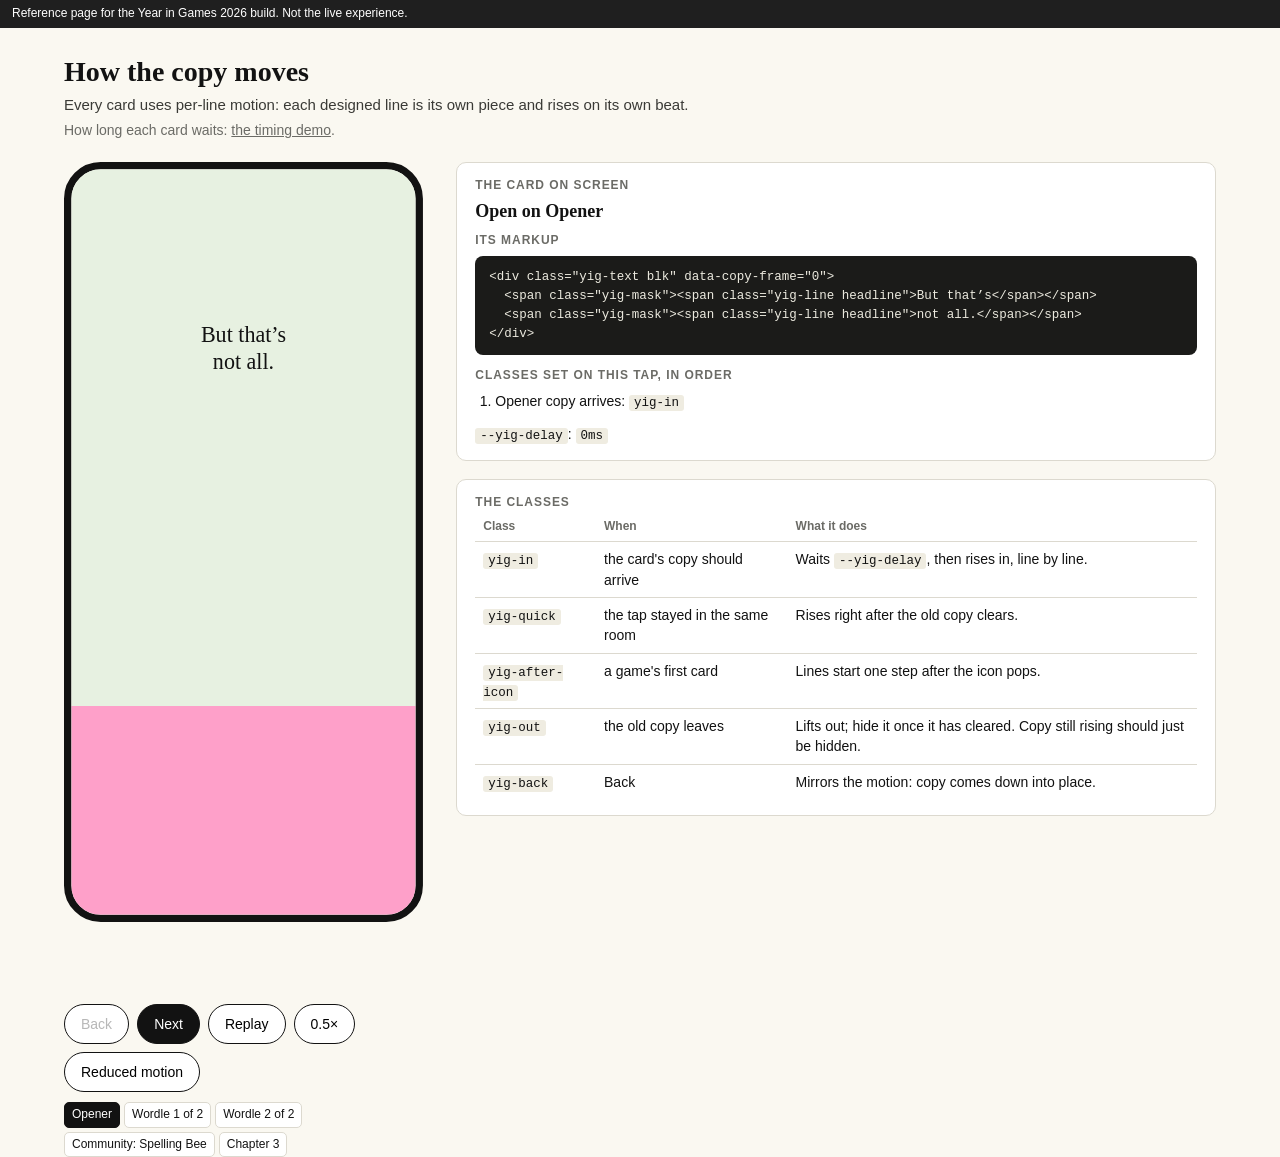
<file: repo-depot/YIG2026/rive/docs/reference/text-motion.html>
<!doctype html>
<html lang="en">
<head>
<meta charset="utf-8">
<meta name="viewport" content="width=device-width, initial-scale=1">
<title>Year in Games 2026: how the copy moves</title>
<link rel="icon" href="data:,">
<!-- The real text CSS and the real framing variables (--yig-copy-top, --yig-copy-side). Neither is copied here. Keep this
     page beside yig-text-motion.css, with example/ next to it. -->
<link rel="stylesheet" href="yig-text-motion.css">
<link rel="stylesheet" href="example/yig-framing.css">
<style>
  :root { --ink: #121212; --mute: #6b6b66; --line: #dcd9cf; --paper: #faf8f1; }
  * { box-sizing: border-box; }
  [hidden] { display: none !important; }
  body { margin: 0; background: var(--paper); color: var(--ink); font: 15px/1.45 -apple-system, "Helvetica Neue", Arial, sans-serif; }
  header, main, section { max-width: 1200px; margin: 0 auto; padding: 0 24px; }
  header { padding-top: 28px; }
  h1 { font: 600 28px/1.15 Georgia, "Times New Roman", serif; margin: 0 0 6px; }
  h2 { font: 600 12px/1 -apple-system, Arial, sans-serif; letter-spacing: .08em; text-transform: uppercase; color: var(--mute); margin: 0 0 10px; }
  .lede { margin: 0 0 4px; color: #3a3a36; }
  .lede a, .link a { color: inherit; }
  .link { margin: 0; color: var(--mute); font-size: 14px; }
  .cssnote { margin-top: 8px; padding: 8px 12px; background: #fbe3dc; border-radius: 6px; font-size: 13px; }
  main { display: grid; grid-template-columns: auto minmax(0, 1fr); gap: 32px; margin-top: 22px; align-items: start; }

  /* the stand-in phone: the design's 375 x 812 frame, a flat wall and floor, no Rive */
  .phone-wrap { width: calc(375px * var(--k, 1) + 16px); }
  .phone { width: 375px; height: 812px; border: 8px solid var(--ink); border-radius: 40px; position: relative; overflow: hidden;
    transform: scale(var(--k, 1)); transform-origin: 0 0; box-sizing: content-box; }
  .room { position: absolute; inset: 0; background: linear-gradient(var(--wall, #E7F1E1) 0 72%, var(--floor, #FEA0C9) 72% 100%);
    transition: --wall 1450ms cubic-bezier(.45, 0, .55, 1), --floor 1450ms cubic-bezier(.45, 0, .55, 1); }
  @property --wall { syntax: "<color>"; inherits: true; initial-value: #E7F1E1; }
  @property --floor { syntax: "<color>"; inherits: true; initial-value: #FEA0C9; }
  .stand-in-lockup { position: absolute; left: 50%; top: 470px; transform: translateX(-50%); padding: 8px 16px; border-radius: 999px;
    background: rgba(18, 18, 18, .75); color: #fff; font: 600 13px/1 -apple-system, Arial, sans-serif; }
  /* the copy column, placed as the design places it */
  .blk { position: absolute; top: var(--yig-copy-top); left: var(--yig-copy-side); right: var(--yig-copy-side); text-align: center; display: grid; justify-items: center; }
  .blk.after-icon-slot { top: calc(var(--yig-copy-top) + 71px); }   /* below the icon (50 x 49) and a 22 px gap */
  .headline { font: 500 24px / 1.2 "NYT Karnak", Georgia, serif; color: var(--yig-copy-ink, #121212); }
  .yig-icon img { width: 50px; height: auto; display: block; }
  .controls { display: flex; gap: 8px; margin-top: 14px; flex-wrap: wrap; }
  .controls button { padding: 9px 16px; border-radius: 999px; border: 1px solid var(--ink); background: #fff; font: inherit; font-size: 14px; cursor: pointer; }
  .controls button.primary { background: var(--ink); color: #fff; }
  .controls button[aria-pressed="true"] { background: var(--ink); color: #fff; }
  .cards { display: flex; gap: 4px; flex-wrap: wrap; margin-top: 10px; max-width: 420px; }
  .cards span { font-size: 12px; padding: 3px 7px; border: 1px solid var(--line); border-radius: 5px; background: #fff; }
  .cards span.now { background: var(--ink); color: #fff; border-color: var(--ink); }

  .panel { background: #fff; border: 1px solid var(--line); border-radius: 10px; padding: 16px 18px; margin-bottom: 18px; }
  .tap { font: 600 18px/1.2 Georgia, serif; margin: 0 0 12px; }
  pre { margin: 0 0 14px; background: #1b1b19; color: #eceadf; padding: 12px 14px; border-radius: 8px; overflow: auto; font: 12.5px/1.5 ui-monospace, Menlo, monospace; }
  ol.set { margin: 0 0 12px; padding-left: 20px; font-size: 14px; }
  ol.set li { margin-bottom: 4px; }
  ol.set code, .delay code, td code { font: 12.5px ui-monospace, Menlo, monospace; background: #efece1; padding: 1px 5px; border-radius: 3px; }
  .delay { margin: 0; font-size: 14px; }
  table { width: 100%; border-collapse: collapse; font-size: 14px; }
  th { text-align: left; font-weight: 600; color: var(--mute); font-size: 12px; padding: 0 8px 6px; }
  td { padding: 7px 8px; border-top: 1px solid var(--line); vertical-align: top; }
  section { padding-bottom: 48px; }
  @media (max-width: 900px) { main { grid-template-columns: 1fr; } }
  /* The reduced-motion toggle. A page can't switch the prefers-reduced-motion media query, so this mirrors that block of
     yig-text-motion.css under a page class: the same selectors and the same 200 ms fades, using the CSS's own keyframes. */
  body.reduced .yig-in .yig-line, body.reduced .yig-in .yig-pop, body.reduced .yig-in:not(:has(.yig-mask, .yig-pop)),
  body.reduced .yig-back.yig-in .yig-line, body.reduced .yig-back.yig-in:not(:has(.yig-mask, .yig-pop)) { animation-name: yig-fade-in; animation-duration: 200ms; }
  body.reduced .yig-out .yig-line, body.reduced .yig-out .yig-pop, body.reduced .yig-out:not(:has(.yig-mask, .yig-pop)),
  body.reduced .yig-back.yig-out .yig-line, body.reduced .yig-back.yig-out .yig-pop, body.reduced .yig-back.yig-out:not(:has(.yig-mask, .yig-pop)) { animation-name: yig-fade-out; animation-duration: 200ms; }
</style>
</head>
<body>
<p style="margin:0;padding:6px 12px;background:#1F1F1F;color:#FFF;font:500 12px/1.3 -apple-system, 'Helvetica Neue', Arial, sans-serif">Reference page for the Year in Games 2026 build. Not the live experience.</p>
<header>
  <h1>How the copy moves</h1>
  <p class="lede">Every card uses per-line motion: each designed line is its own piece and rises on its own beat.</p>
  <p class="link">How long each card waits: <a href="timing-demo.html">the timing demo</a>.</p>
  <div class="cssnote" id="cssnote" hidden>The text CSS wasn't found at <code>yig-text-motion.css</code>. Keep this page beside it.</div>
</header>

<main>
  <div class="phone-wrap">
    <div class="phone" id="phone">
      <div class="room" id="room"></div>
      <div class="stand-in-lockup" id="lockup" hidden></div>
      <div id="copy"></div>
    </div>
    <div class="controls">
      <button id="back">Back</button>
      <button id="next" class="primary">Next</button>
      <button id="replay">Replay</button>
      <button id="speed" aria-pressed="false">0.5×</button>
      <button id="reduced" aria-pressed="false">Reduced motion</button>
    </div>
    <div class="cards" id="cards"></div>
  </div>

  <div>
    <div class="panel">
      <h2>The card on screen</h2>
      <p class="tap" id="tap"></p>
      <h2>Its markup</h2>
      <pre id="markup"></pre>
      <h2>Classes set on this tap, in order</h2>
      <ol class="set" id="set"></ol>
      <p class="delay" id="delay"></p>
    </div>
    <div class="panel">
      <h2>The classes</h2>
      <table>
        <tr><th>Class</th><th>When</th><th>What it does</th></tr>
        <tr><td><code>yig-in</code></td><td>the card's copy should arrive</td><td>Waits <code>--yig-delay</code>, then rises in, line by line.</td></tr>
        <tr><td><code>yig-quick</code></td><td>the tap stayed in the same room</td><td>Rises right after the old copy clears.</td></tr>
        <tr><td><code>yig-after-icon</code></td><td>a game's first card</td><td>Lines start one step after the icon pops.</td></tr>
        <tr><td><code>yig-out</code></td><td>the old copy leaves</td><td>Lifts out; hide it once it has cleared. Copy still rising should just be hidden.</td></tr>
        <tr><td><code>yig-back</code></td><td>Back</td><td>Mirrors the motion: copy comes down into place.</td></tr>
      </table>
    </div>
  </div>
</main>

<script>
// ---- the cards: one room each, except the two Wordle cards, which share one. Each line of `lines` is a designed line.
const CARDS = [
  { label: "Opener", room: "opener", wall: "#E7F1E1", lines: ["But that’s", "not all."] },
  { label: "Wordle 1 of 2", room: "wordle", wall: "#C3E2C0", icon: "wordle", lockup: true, lines: ["You solved", "212 Wordles", "this year."] },
  { label: "Wordle 2 of 2", room: "wordle", wall: "#C3E2C0", icon: "wordle", lines: ["Your best streak", "was 41 days."] },
  { label: "Community: Spelling Bee", room: "spelling-bee", wall: "#FFFDEF", icon: "spelling-bee", community: true, lines: ["Together, players", "found 3 million", "pangrams."] },
  { label: "Chapter 3", room: "chapter-3", wall: "#E1DBF5", floor: "#05CE7C", lines: ["There’s plenty more", "to celebrate, too."] },
];
const ICON_FILE = { wordle: "wordle-icon.svg", "spelling-bee": "spelling-bee-icon.svg" };
const PAN_MS = 1650;   // a room that comes back: when the pan ends
let speed = 1;

// A time from yig-text-motion.css, in ms (the same helper as yig-integration.js); the stylesheet's own value if it is missing.
function cssMs(name, fallback) {
  const v = getComputedStyle(document.documentElement).getPropertyValue(name).trim();
  const ms = v.endsWith("ms") ? parseFloat(v) : parseFloat(v) * 1000;
  if (!Number.isFinite(ms)) { document.getElementById("cssnote").hidden = false; return fallback; }
  return ms;
}
const clearMs = () => cssMs("--yig-clear", 340);

// ---- the copy blocks: one .yig-text per card, one .yig-icon per game, all hidden until shown
const esc = (s) => s.replace(/[&<>]/g, (c) => ({ "&": "&amp;", "<": "&lt;", ">": "&gt;" })[c]);
function cardHtml(c, i) {
  const lines = c.lines.map((l) => `  <span class="yig-mask"><span class="yig-line headline">${esc(l)}</span></span>`).join("\n");
  return `<div class="yig-text blk${c.icon ? " after-icon-slot" : ""}" data-copy-frame="${i}" hidden>\n${lines}\n</div>`;
}
const iconHtml = (g) => `<div class="yig-icon blk" data-icon-game="${g}" hidden><span class="yig-pop"><img src="example/assets/icons/${ICON_FILE[g]}" alt=""></span></div>`;
document.getElementById("copy").innerHTML = [...new Set(CARDS.map((c) => c.icon).filter(Boolean))].map(iconHtml).join("") + CARDS.map(cardHtml).join("");
const name = (el) => el.classList.contains("yig-icon") ? `the ${el.dataset.iconGame} icon` : `${CARDS[el.dataset.copyFrame].label} copy`;

// ---- the copy logic: showCopy, leave and enter mirror yig-integration.js line for line; `note` only records each class change for
// the panel, and timers are divided by the speed so the 0.5x view stays in step. The decision of the wait in move() mirrors its move().
let notes = [];
const note = (el, what, classes) => notes.push({ el, who: name(el), what, classes,
  target: el.classList.contains("yig-icon") ? `[data-icon-game="${el.dataset.iconGame}"]` : `[data-copy-frame="${el.dataset.copyFrame}"]` });

function showCopy(n, { changed, delay, back = false }) {
  const visible = [...document.querySelectorAll(".yig-text:not([hidden]), .yig-icon:not([hidden])")];
  visible.filter((el) => changed || !el.classList.contains("yig-icon")).forEach((el) => leave(el, back));
  const next = document.querySelector(`[data-copy-frame="${n}"]`);
  const icon = CARDS[n].icon && document.querySelector(`[data-icon-game="${CARDS[n].icon}"]`);
  const iconStays = !changed && icon && !icon.hidden;
  if (iconStays) note(icon, "stays", []);
  if (delay === null && changed) delay = clearMs();
  if (icon && !iconStays) enter(icon, { delay, back });
  if (next) enter(next, delay === null ? { quick: true, back } : { delay, afterIcon: !!icon && !iconStays, back });
  return delay;
}

function leave(el, back = false) {
  const settled = el.getAnimations({ subtree: true }).every((a) => a.playState === "finished");
  if (settled) {
    el.classList.toggle("yig-back", back);
    el.classList.add("yig-out");
    note(el, "leaves", [...(back ? ["yig-back"] : []), "yig-out"]);
    setTimeout(() => { el.hidden = true; }, clearMs() / speed);
  } else {
    el.hidden = true;
    note(el, "hidden at once (it was still rising)", []);
  }
}

function enter(el, { quick = false, delay = null, afterIcon = false, back = false } = {}) {
  el.classList.remove("yig-in", "yig-out");
  el.classList.toggle("yig-quick", quick);
  el.classList.toggle("yig-after-icon", afterIcon);
  el.classList.toggle("yig-back", back);
  if (delay === null) el.style.removeProperty("--yig-delay");
  else el.style.setProperty("--yig-delay", `${delay}ms`);
  el.hidden = false;
  void el.offsetWidth;
  el.classList.add("yig-in");
  note(el, "arrives", [...(quick ? ["yig-quick"] : []), ...(afterIcon ? ["yig-after-icon"] : []), ...(back ? ["yig-back"] : []), "yig-in"]);
}

// ---- moves: the wait is decided as yig-integration.js decides it (a new room: the first-visit time, or the lockup's on a game's
// first card; a room that comes back: the end of the pan; the same room: right after the old copy clears)
let frame = 0, visited = new Set([CARDS[0].room]), copyFrom = {}, lockupTimer = 0, last = null;

function move(step, replay = false) {
  const target = frame + step;
  if (target < 0 || target >= CARDS.length) return;
  if (!replay) last = { from: frame, step, visited: new Set(visited), copyFrom: { ...copyFrom } };
  const from = CARDS[frame], to = CARDS[target];
  const roomChange = to.room !== from.room;
  const now = performance.now();
  const firstVisit = roomChange && step > 0 && !visited.has(to.room);
  frame = target;
  if (firstVisit) {
    visited.add(to.room);
    copyFrom[to.room] = now + (to.lockup && !to.community ? cssMs("--yig-lockup", 3200) : cssMs("--yig-first-visit", 2000));
  }
  const settleLeft = Math.max(0, (copyFrom[to.room] ?? 0) - now);
  let delay;
  if (!roomChange) delay = settleLeft > 0 ? settleLeft : null;
  else if (firstVisit) delay = copyFrom[to.room] - now;
  else delay = Math.max(PAN_MS, settleLeft);
  if (roomChange) room(to, firstVisit && to.lockup);
  notes = [];
  const used = showCopy(target, { changed: roomChange || to.icon !== from.icon, delay, back: step < 0 });
  panel(`${step > 0 ? "Next" : "Back"} to ${to.label}`, used);
}

// the stand-in room: its colours crossfade, and a game's first visit shows a stand-in lockup until the copy may arrive
function room(card, lockup) {
  const r = document.getElementById("room");
  r.style.setProperty("--wall", card.wall);
  r.style.setProperty("--floor", card.floor || "#FEA0C9");
  const lk = document.getElementById("lockup");
  clearTimeout(lockupTimer);
  lk.hidden = !lockup;
  if (lockup) { lk.textContent = "Lockup"; lockupTimer = setTimeout(() => { lk.hidden = true; }, cssMs("--yig-lockup", 3200) / speed); }
}

// Replay: put the card before the last tap back on screen, settled, and play the same tap again
function replay() {
  if (!last) return restart();
  document.querySelectorAll(".yig-text, .yig-icon").forEach((el) => { el.hidden = true; el.className = el.className.replace(/\byig-(in|out|quick|after-icon|back)\b/g, "").trim(); });
  frame = last.from; visited = new Set(last.visited); copyFrom = { ...last.copyFrom };
  const c = CARDS[frame];
  room(c, false);
  settledOn(frame);
  move(last.step, true);
}
function settledOn(n) {
  const els = [document.querySelector(`[data-copy-frame="${n}"]`), CARDS[n].icon && document.querySelector(`[data-icon-game="${CARDS[n].icon}"]`)].filter(Boolean);
  for (const el of els) { el.style.setProperty("--yig-delay", "0ms"); el.hidden = false; el.classList.add("yig-in"); el.getAnimations({ subtree: true }).forEach((a) => a.finish()); }
}
function restart() {
  document.querySelectorAll(".yig-text, .yig-icon").forEach((el) => { el.hidden = true; el.classList.remove("yig-in", "yig-out", "yig-quick", "yig-after-icon", "yig-back"); });
  frame = 0; visited = new Set([CARDS[0].room]); copyFrom = {}; last = null;
  room(CARDS[0], false);
  notes = [];
  const used = showCopy(0, { changed: true, delay: 0 });
  panel(`Open on ${CARDS[0].label}`, used);
}

// ---- the panel: the card's markup, the classes set on this tap, in order, and the --yig-delay used
function panel(title, used) {
  document.getElementById("tap").textContent = title;
  const c = CARDS[frame];
  document.getElementById("markup").textContent = (c.icon ? iconHtml(c.icon).replace(" hidden", "") + "\n" : "") + cardHtml(c, frame).replace(" hidden", "");
  document.getElementById("set").innerHTML = notes.map((n, i) =>
    `<li data-row="${i}" data-target='${n.target}' data-classes="${n.classes.join(" ")}">${esc(n.who)} ${esc(n.what)}${n.classes.length ? ": " + n.classes.map((k) => `<code>${k}</code>`).join(", then ") : ""}</li>`).join("");
  const copyEl = document.querySelector(`[data-copy-frame="${frame}"]`);
  document.getElementById("delay").innerHTML = copyEl.classList.contains("yig-quick")
    ? "<code>--yig-delay</code>: not set; <code>yig-quick</code> waits for the old copy to clear"
    : `<code>--yig-delay</code>: <code>${Math.round(used)}ms</code>`;
  document.getElementById("cards").innerHTML = CARDS.map((k, i) => `<span class="${i === frame ? "now" : ""}">${esc(k.label)}</span>`).join("");
  document.getElementById("back").disabled = frame === 0;
  document.getElementById("next").disabled = frame === CARDS.length - 1;
}

// ---- 0.5x: every animation on the page plays at the chosen rate, and the timers above are divided by it
(function rate() { for (const a of document.getAnimations()) if (a.playbackRate !== speed) a.playbackRate = speed; requestAnimationFrame(rate); })();
function fit() { document.documentElement.style.setProperty("--k", Math.min(1, (innerHeight - 140) / 828).toFixed(3)); }
addEventListener("resize", fit); fit();

document.getElementById("next").onclick = () => move(1);
document.getElementById("back").onclick = () => move(-1);
document.getElementById("replay").onclick = replay;
document.getElementById("speed").onclick = (e) => { speed = speed === 1 ? 0.5 : 1; e.currentTarget.setAttribute("aria-pressed", String(speed !== 1)); };
document.getElementById("reduced").onclick = (e) => { const on = document.body.classList.toggle("reduced"); e.currentTarget.setAttribute("aria-pressed", String(on)); };
addEventListener("keydown", (e) => { if (e.key === "ArrowRight") move(1); if (e.key === "ArrowLeft") move(-1); });
restart();
</script>
</body>
</html>
</file>
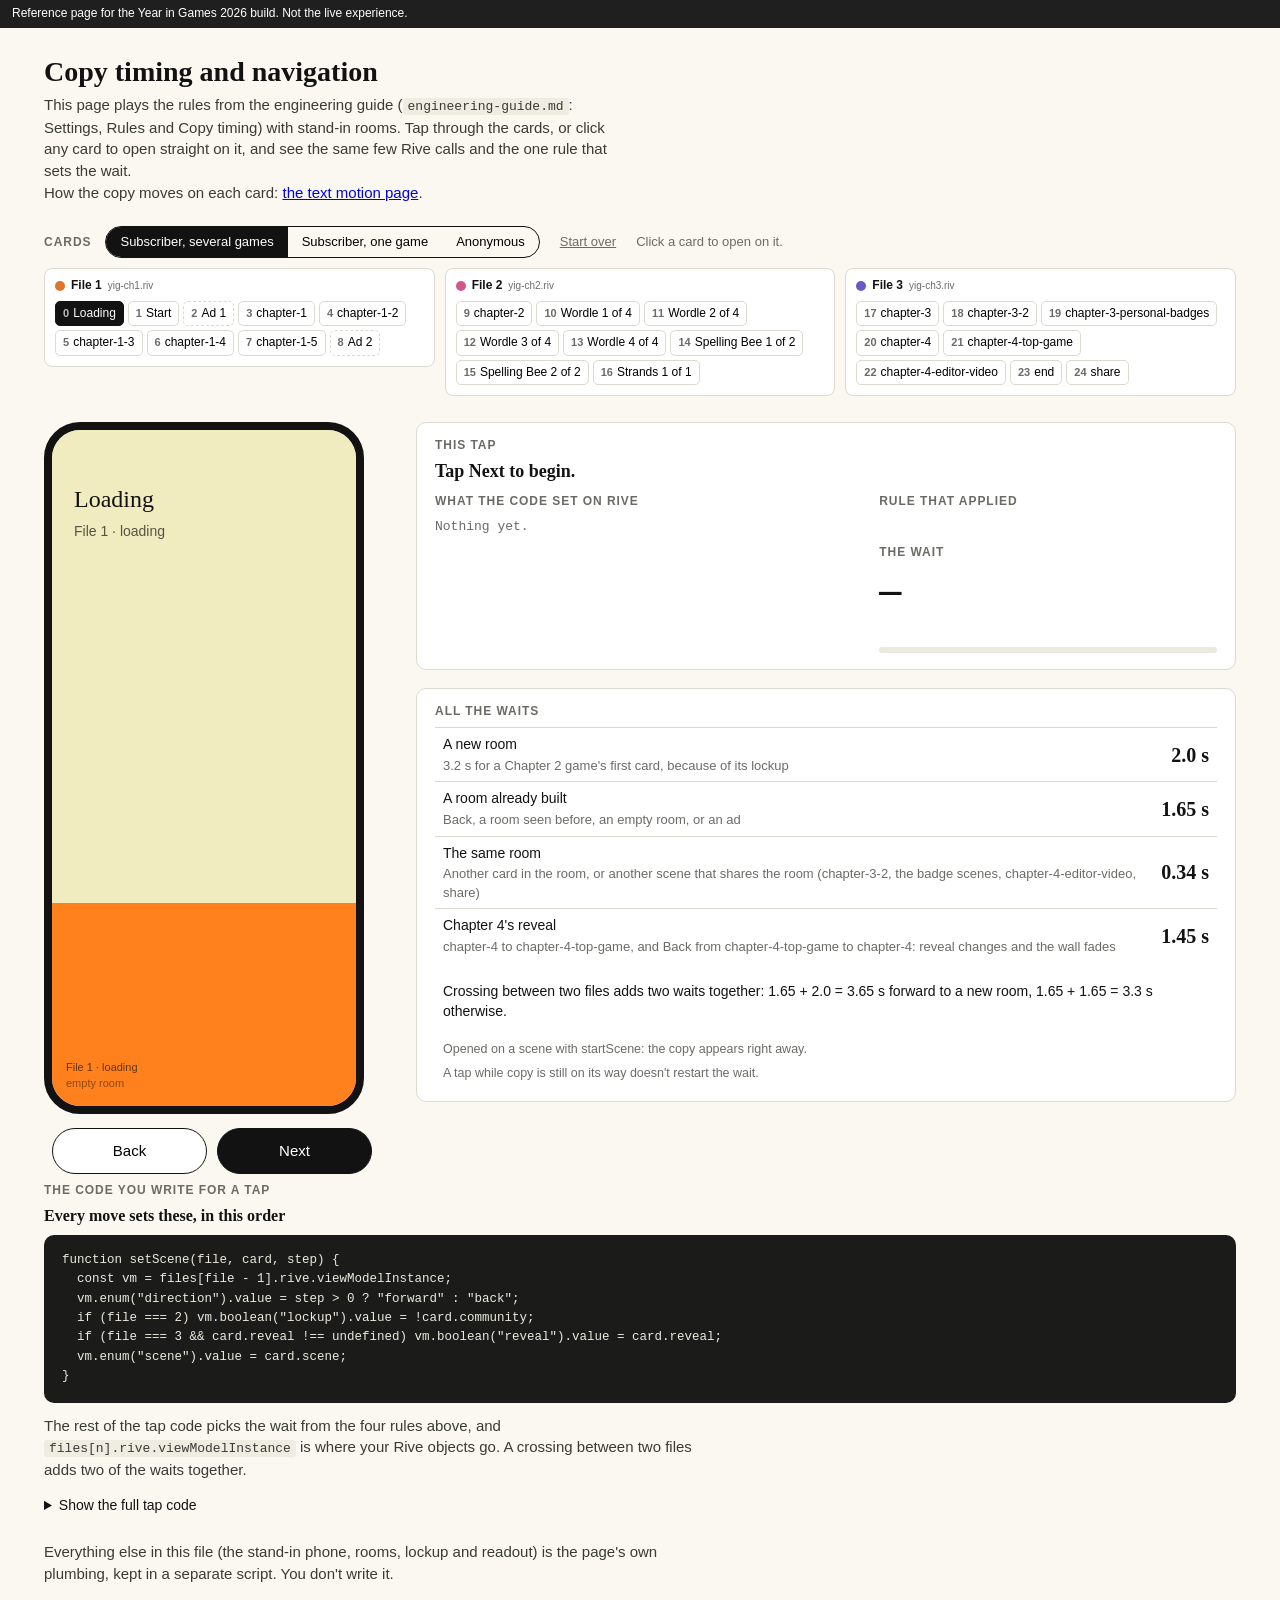
<file: repo-depot/YIG2026/rive/docs/reference/timing-demo.html>
<!doctype html>
<html lang="en">
<head>
<meta charset="utf-8">
<meta name="viewport" content="width=device-width, initial-scale=1">
<title>Year in Games 2026: copy timing and navigation</title>
<link rel="icon" href="data:,">
<!-- The real text CSS. Its two first-visit times are read from here, not copied. Keep this page beside yig-text-motion.css. -->
<link rel="stylesheet" href="yig-text-motion.css">
<style>
  :root { --ink: #121212; --mute: #6b6b66; --line: #dcd9cf; --paper: #faf8f1; --f1: #e0742a; --f2: #d0568c; --f3: #6c58c4; }
  * { box-sizing: border-box; }
  body { margin: 0; background: var(--paper); color: var(--ink); font: 15px/1.45 -apple-system, "Helvetica Neue", Arial, sans-serif; }
  [hidden] { display: none !important; }
  header.top, section, main { max-width: 1240px; margin: 0 auto; padding: 0 24px; }
  header.top { padding-top: 28px; }
  h1 { font: 600 28px/1.15 Georgia, "Times New Roman", serif; margin: 0 0 6px; }
  h2 { font: 600 12px/1 -apple-system, Arial, sans-serif; letter-spacing: .08em; text-transform: uppercase; color: var(--mute); margin: 0 0 10px; }
  .lede { margin: 0; color: #3a3a36; max-width: 70ch; }
  .lede code, p code { font-size: 13px; background: #efece1; padding: 1px 5px; border-radius: 3px; }
  .cssnote { margin-top: 8px; padding: 8px 12px; background: #fbe3dc; border-radius: 6px; font-size: 13px; }

  /* the cards strip */
  .stripbar { display: flex; align-items: center; gap: 14px; flex-wrap: wrap; margin: 22px 0 10px; }
  .seg { display: inline-flex; border: 1px solid var(--ink); border-radius: 999px; overflow: hidden; }
  .seg button { border: 0; background: transparent; padding: 6px 14px; font: inherit; font-size: 13px; cursor: pointer; }
  .seg button[aria-pressed="true"] { background: var(--ink); color: #fff; }
  .link { border: 0; background: none; font: inherit; font-size: 13px; text-decoration: underline; cursor: pointer; color: var(--mute); }
  .hint { color: var(--mute); font-size: 13px; }
  .strip { display: grid; grid-template-columns: repeat(3, minmax(0, auto)); gap: 10px; align-items: start; justify-content: start; }
  .file { border: 1px solid var(--line); border-radius: 8px; padding: 8px 10px 10px; background: #fff; }
  .file h3 { margin: 0 0 6px; font-size: 12px; font-weight: 600; display: flex; align-items: center; gap: 6px; }
  .file h3 i { width: 10px; height: 10px; border-radius: 50%; display: inline-block; }
  .file h3 small { font-weight: 400; color: var(--mute); }
  .chips { display: flex; flex-wrap: wrap; gap: 4px; max-width: 460px; }
  .chip { border: 1px solid var(--line); background: #fff; border-radius: 5px; padding: 3px 7px; font: inherit; font-size: 12px; cursor: pointer; white-space: nowrap; }
  .chip b { font-weight: 600; color: var(--mute); margin-right: 4px; font-size: 11px; }
  .chip.ad { border-style: dashed; }
  .chip.seen { background: #efece1; }
  .chip.now { background: var(--ink); color: #fff; border-color: var(--ink); }
  .chip.now b { color: #bbb; }
  .chip:hover { border-color: var(--ink); }

  /* demo layout */
  main { display: grid; grid-template-columns: 340px minmax(0, 1fr); gap: 32px; margin-top: 26px; }
  .phone { width: 320px; height: 692px; border: 8px solid var(--ink); border-radius: 36px; position: relative; overflow: hidden; background: #ccc; }
  .backdrop { position: absolute; inset: 0; --wall: #F1ECC0; --floor: #FF811E; background: linear-gradient(var(--wall) 0 70%, var(--floor) 70% 100%);
    transition: --wall 1450ms cubic-bezier(.45,0,.55,1), --floor 1450ms cubic-bezier(.45,0,.55,1); }
  @property --wall { syntax: "<color>"; inherits: true; initial-value: #F1ECC0; }
  @property --floor { syntax: "<color>"; inherits: true; initial-value: #FF811E; }
  .rooms { position: absolute; inset: 0; }
  .room { position: absolute; inset: 0; will-change: transform; }
  .room .ball { position: absolute; left: 50%; top: 66%; width: 34px; height: 34px; margin-left: -17px; border-radius: 50%; background: #d8261d; }
  .room .prop { position: absolute; left: 50%; top: 52%; width: 120px; height: 14px; margin-left: -60px; background: rgba(0,0,0,.18); border-radius: 3px; }
  .room.picture .ball, .room.picture .prop { display: none; }
  .room .tag { position: absolute; left: 14px; bottom: 14px; font-size: 11px; color: rgba(0,0,0,.6); }
  .room .tag em { font-style: normal; display: block; color: rgba(0,0,0,.45); }
  .lockup { position: absolute; left: 50%; top: 330px; transform: translateX(-50%); background: var(--ink); color: #fff; padding: 10px 18px; border-radius: 999px; font-size: 14px; white-space: nowrap; }
  .copy { position: absolute; top: 56px; left: 22px; right: 22px; font-size: 24px; line-height: 1.15; font-family: Georgia, serif; }
  .copy .yig-line.sub { font: 14px/1.3 -apple-system, Arial, sans-serif; margin-top: 6px; color: rgba(0,0,0,.65); }
  .yig-icon { margin-bottom: 10px; }
  .yig-icon .yig-pop { width: 34px; height: 34px; border-radius: 50%; background: var(--ink); color: #fff; display: grid; place-items: center; font: 600 14px/1 Arial, sans-serif; }
  .controls { display: flex; gap: 10px; margin: 14px 0 0 8px; width: 320px; }
  .controls button { flex: 1; padding: 11px 0; border-radius: 999px; border: 1px solid var(--ink); background: #fff; font: inherit; cursor: pointer; }
  .controls button.next { background: var(--ink); color: #fff; }
  .controls button:active { transform: translateY(1px); }

  /* readout */
  .panel { background: #fff; border: 1px solid var(--line); border-radius: 10px; padding: 16px 18px; margin-bottom: 18px; }
  .tapline { font: 600 18px/1.2 Georgia, serif; margin: 0 0 12px; }
  .cols { display: grid; grid-template-columns: minmax(0, 1.25fr) minmax(0, 1fr); gap: 22px; }
  ol.calls { list-style: none; margin: 0; padding: 0; font: 13px/1.6 ui-monospace, Menlo, monospace; }
  ol.calls li .f { display: inline-block; min-width: 58px; margin-right: 4px; color: var(--mute); }
  ol.calls li .t { color: var(--mute); margin-left: 6px; }
  ol.calls li.dim { color: var(--mute); }
  ol.calls li.pending { color: var(--mute); font-style: italic; }
  ol.calls li.note { font-family: inherit; color: var(--mute); }
  .rule { margin: 0 0 8px; }
  .wait { font: 600 44px/1 Georgia, serif; margin: 2px 0 10px; }
  .wait small { font: 14px -apple-system, Arial, sans-serif; color: var(--mute); }
  .timer { font-size: 13px; color: #3a3a36; }
  .bar { height: 6px; background: #ece9de; border-radius: 3px; margin-top: 6px; overflow: hidden; }
  .bar i { display: block; height: 100%; width: 0; background: var(--ink); }
  .bar.done i { background: #2b9a54; }
  .held { color: #a8480d; font-size: 13px; margin: 6px 0 0; }

  table.waits { width: 100%; border-collapse: collapse; font-size: 14px; }
  table.waits td { padding: 6px 8px; border-top: 1px solid var(--line); }
  table.waits td.n { text-align: right; font-variant-numeric: tabular-nums; white-space: nowrap; font-weight: 600; }
  table.waits td.n { font: 600 20px/1 Georgia, serif; }
  table.waits td small { display: block; color: var(--mute); font-size: 13px; margin-top: 2px; }
  table.waits tr.hit td, .hit { background: #fff1b8; }
  .crossing { margin: 12px 0 0; padding: 6px 8px; font-size: 14px; }
  ul.notes { margin: 10px 0 0; padding: 0; list-style: none; font-size: 12.5px; color: var(--mute); }
  ul.notes li { padding: 3px 8px; }
  details { margin-top: 14px; }
  summary { cursor: pointer; font-size: 14px; margin-bottom: 10px; }
  .code h3 { font: 600 16px/1.2 Georgia, serif; margin: 0 0 10px; }

  section.code { margin-top: 10px; padding-bottom: 60px; }
  section.code p { color: #3a3a36; max-width: 80ch; margin: 0 0 10px; }
  pre { background: #1b1b19; color: #eceadf; padding: 16px 18px; border-radius: 10px; overflow: auto; font: 12.5px/1.55 ui-monospace, Menlo, monospace; margin: 0; }
  @media (max-width: 900px) { main { grid-template-columns: 1fr; } .cols { grid-template-columns: 1fr; } .strip { grid-template-columns: 1fr; } }
</style>
</head>
<body>
<p style="margin:0;padding:6px 12px;background:#1F1F1F;color:#FFF;font:500 12px/1.3 -apple-system, 'Helvetica Neue', Arial, sans-serif">Reference page for the Year in Games 2026 build. Not the live experience.</p>

<header class="top">
  <h1>Copy timing and navigation</h1>
  <p class="lede">This page plays the rules from the engineering guide (<code>engineering-guide.md</code>: Settings, Rules and Copy timing) with stand-in rooms. Tap through the cards, or click any card to open straight on it, and see the same few Rive calls and the one rule that sets the wait.</p>
  <p class="lede">How the copy moves on each card: <a href="text-motion.html">the text motion page</a>.</p>
  <div class="cssnote" id="cssnote" hidden>The text CSS wasn't found at <code>yig-text-motion.css</code>. Keep this page beside it.</div>

  <div class="stripbar">
    <h2 style="margin:0">Cards</h2>
    <div class="seg" id="players" role="group" aria-label="Player">
      <button data-player="several" aria-pressed="true">Subscriber, several games</button>
      <button data-player="one" aria-pressed="false">Subscriber, one game</button>
      <button data-player="anon" aria-pressed="false">Anonymous</button>
    </div>
    <button class="link" id="restart">Start over</button>
    <span class="hint">Click a card to open on it.</span>
  </div>
  <div class="strip" id="strip"></div>
</header>

<main>
  <div>
    <div class="phone" id="phone">
      <div class="backdrop" id="backdrop"></div>
      <div class="rooms" id="rooms"></div>
      <div class="lockup" id="lockup" hidden></div>
      <div class="copy" id="copy"></div>
    </div>
    <div class="controls">
      <button id="back">Back</button>
      <button id="next" class="next">Next</button>
    </div>
  </div>

  <div>
    <div class="panel" id="readout">
      <h2>This tap</h2>
      <p class="tapline" id="tapline">Tap Next to begin.</p>
      <div class="cols">
        <div>
          <h2>What the code set on Rive</h2>
          <ol class="calls" id="calls"><li class="note">Nothing yet.</li></ol>
        </div>
        <div>
          <h2>Rule that applied</h2>
          <p class="rule" id="rule">&nbsp;</p>
          <h2>The wait</h2>
          <div class="wait" id="wait" data-ms="">&ndash;</div>
          <div class="timer" id="timer">&nbsp;</div>
          <div class="bar" id="bar"><i></i></div>
          <p class="held" id="held" hidden></p>
        </div>
      </div>
    </div>

    <div class="panel">
      <h2>All the waits</h2>
      <table class="waits" id="waits"></table>
      <p class="crossing" id="crossing" data-key="crossing"></p>
      <ul class="notes">
        <li data-key="note-start">Opened on a scene with startScene: the copy appears right away.</li>
        <li data-key="note-settle">A tap while copy is still on its way doesn't restart the wait.</li>
      </ul>
    </div>
  </div>
</main>

<section class="code">
  <h2>The code you write for a tap</h2>
  <h3>Every move sets these, in this order</h3>
  <pre id="setscene"></pre>
  <p style="margin-top:12px">The rest of the tap code picks the wait from the four rules above, and <code>files[n].rive.viewModelInstance</code> is where your Rive objects go. A crossing between two files adds two of the waits together.</p>
  <details>
    <summary>Show the full tap code</summary>
    <pre id="yourcode"></pre>
  </details>
  <p style="margin-top:16px">Everything else in this file (the stand-in phone, rooms, lockup and readout) is the page's own plumbing, kept in a separate script. You don't write it.</p>
</section>

<!-- ============================================================================================================
     Page plumbing, not part of what you write: the stand-in rooms and Rive, the copy layer, the readout, the strip.

     Stand-in for reference/yig-integration.js: that file is an ES module that imports the Rive runtime, so it can't run
     from a double-click, and its decisions are mixed in with Rive objects. The tap code below mirrors the decisions in its
     move() function (landing, two-move crossings, first visit, the copy delay) and calls the same properties in the guide's order.
     ============================================================================================================ -->
<script id="plumbing">
// ---- shared state the tap code reads and writes
let cards = [], frame = 0, files = [], player = "several";
let seenAds = new Set(), visited = new Set(), copyFrom = {}, pan = { dir: 0, endsAt: 0 };
let heldTimer = 0, swapTimer = 0, hopTimer = 0, hopRun = null, hopNext = null;

const GAME_ORDER = ["wordle", "connections", "spelling-bee", "mini", "midi", "crossword", "strands"];
const COMMUNITY_GAMES = ["wordle", "connections", "spelling-bee", "mini", "strands"];
const NAMES = { wordle: "Wordle", connections: "Connections", "spelling-bee": "Spelling Bee", mini: "The Mini", midi: "The Midi", crossword: "The Crossword", strands: "Strands" };

// A time from yig-text-motion.css, in ms. Returns the stylesheet's own value if the file is missing, and says so on the page.
function cssMs(name) {
  const v = getComputedStyle(document.documentElement).getPropertyValue(name).trim();
  const ms = v.endsWith("ms") ? parseFloat(v) : parseFloat(v) * 1000;
  if (!Number.isFinite(ms)) { document.getElementById("cssnote").hidden = false; return { "--yig-first-visit": 2000, "--yig-lockup": 3200, "--yig-clear": 340 }[name]; }
  return ms;
}
const secs = (ms) => (ms / 1000).toFixed(2).replace(/0$/, "");

// ---- card lists, from the guide's Scenes table: several games, one game, and the anonymous list
function buildCards(kind) {
  const c = [];
  const add = (file, scene, label, extra = {}) => c.push({ file, scene, label, ...extra });
  add(1, "loading", "Loading"); add(1, "start", "Start"); add(1, "ad", "Ad 1", { ad: true });
  for (const scene of ["chapter-1", "chapter-1-2", "chapter-1-3", "chapter-1-4", "chapter-1-5"]) add(1, scene, scene);
  add(1, "ad", "Ad 2", { ad: true });
  add(2, "chapter-2", "chapter-2");
  const community = (own) => GAME_ORDER.filter((g) => COMMUNITY_GAMES.includes(g) && g !== own);
  const games = (g, n) => { for (let i = 1; i <= n; i++) add(2, g, `${NAMES[g]} ${i} of ${n}`, { icon: g }); };
  const comm = (g) => add(2, g, `${NAMES[g]} (community)`, { community: true, icon: g });
  let top = "wordle";
  if (kind === "several") { games("wordle", 4); games("spelling-bee", 2); games("strands", 1); }
  if (kind === "one") { games("connections", 5); add(2, "chapter-2-community-intro", "chapter-2-community-intro"); community("connections").forEach(comm); top = "connections"; }
  if (kind === "anon") { community("wordle").forEach(comm); add(2, "to-chapter-3", "Ad 3", { ad: true }); }
  add(3, "chapter-3", "chapter-3"); add(3, "chapter-3-2", "chapter-3-2");
  if (kind === "anon") { add(3, "chapter-3-event-badges", "chapter-3-event-badges (1)"); add(3, "chapter-3-event-badges", "chapter-3-event-badges (2)"); }
  else add(3, "chapter-3-personal-badges", "chapter-3-personal-badges");
  add(3, "chapter-4", "chapter-4", { topGame: top, reveal: false });
  add(3, "chapter-4-top-game", "chapter-4-top-game", { icon: top, reveal: true });
  add(3, "chapter-4-editor-video", "chapter-4-editor-video", { reveal: true });
  add(3, "end", "end");
  if (kind !== "anon") add(3, "share", "share");
  c.forEach((x) => { x.sub = `File ${x.file} · ${x.scene}`; });
  return c;
}

// ---- stand-in colours: made-up colours, only to tell the rooms apart
const WALLS = { wordle: "#B9DDA0", connections: "#C9B8F0", "spelling-bee": "#F5E08A", mini: "#C0D8F8", midi: "#7EAAF1", crossword: "#8FB0F0", strands: "#E3B88F" };
function colorsFor(file, scene, reveal, topGame) {
  if (file === 1 || scene === "from-chapter-1") return ["#F1ECC0", "#FF811E"];
  if (file === 2) return scene === "to-chapter-3" ? ["#CDBEF2", "#7FCB8A"] : [WALLS[scene] || "#F6D9A8", "#F7A8C4"];
  if (scene.startsWith("chapter-4")) return [reveal ? WALLS[topGame] : "#BFD9F7", "#7FCB8A"];
  return scene === "end" || scene === "share" ? ["#F4C7B8", "#7FCB8A"] : ["#CDBEF2", "#7FCB8A"];
}

// ---- stand-in Rive: one per file, with the view model the guide describes. It records every set, then moves the stage.
const riveStandIn = {
  shown: 1,
  state: [],
  mount(n, reset) {   // a file opened fresh (the page start, or startScene on a jump)
    const opens = FILES[n - 1].opens;
    this.state[n - 1] = { direction: "forward", lockup: true, reveal: false, topGame: "wordle", scene: reset ? null : opens, startScene: reset ? null : opens, booted: !reset, room: reset ? null : opens, seen: new Set([opens]) };
  },
  vm(n) {
    const st = () => this.state[n - 1], self = this;
    const prop = (name) => ({
      get value() { return st()[name]; },
      set value(v) {
        const same = st()[name] === v;
        readout.call(n, name, v, same);
        if (name === "startScene") { st().startScene = v; return; }
        if (same) return;   // setting the value it already has does nothing
        st()[name] = v;
        if (name === "scene") self.sceneSet(n, v);
        if (name === "reveal" && n === 3) self.recolor();
      },
    });
    return { enum: prop, boolean: prop };
  },
  sceneSet(n, scene) {
    const s = this.state[n - 1];
    const instant = !s.booted && s.startScene === scene;   // startScene: opens already built, no pan, no intro
    s.booted = true;
    const room = roomOf(n, scene);
    const sameRoomAgain = !instant && s.room === room;     // a scene that shares the room the file is already in: no pan, the room keeps looping
    s.room = room;
    if (sameRoomAgain) { if (n === this.shown) this.recolor(); return; }
    const dir = s.direction === "forward" ? 1 : -1;
    const intro = !instant && dir > 0 && !s.seen.has(room) && !FILES[n - 1].noIntro.includes(room);
    s.seen.add(room);
    if (n !== this.shown) return;
    stage.pan(n, scene, dir, instant, intro && n === 2 && GAME_ORDER.includes(scene) && s.lockup, intro);
    this.recolor();
  },
  recolor() {
    const s = this.state[this.shown - 1];
    stage.colors(this.shown, s.scene, this.state[2].reveal, this.state[2].topGame);
  },
  show(n) {   // a file's canvas goes on top; the file left behind rests
    if (n === this.shown) return;
    this.shown = n;
    readout.note(`File ${n} shown`);
    const s = this.state[n - 1];
    stage.sync(n, s.scene);
    this.recolor();
  },
};

// ---- the stand-in stage: a colour backdrop that crossfades, and rooms that pan
const stage = {
  current: null, lockupTimer: 0, introTimer: 0,
  reset() { document.getElementById("rooms").innerHTML = ""; this.current = null; clearTimeout(this.lockupTimer); clearTimeout(this.introTimer); document.getElementById("lockup").hidden = true; },
  colors(file, scene, reveal, top) {
    const [wall, floor] = colorsFor(file, scene, reveal, top);
    const b = document.getElementById("backdrop");
    b.style.setProperty("--wall", wall); b.style.setProperty("--floor", floor);
  },
  make(file, scene, caption) {
    const el = document.createElement("div");
    const picture = FILES[file - 1].noIntro.includes(scene);
    el.className = "room" + (picture ? " picture" : "");
    el.innerHTML = `<div class="prop"></div><div class="ball"></div><div class="tag">File ${file} · ${scene}<em>${picture ? "empty room" : caption || ""}</em></div>`;
    return el;
  },
  sync(file, scene) {   // swap the picture for the same picture in another file; nothing moves
    if (!this.current) return;
    const el = this.make(file, scene);
    this.current.el.replaceWith(el);
    this.current = { file, scene, el };
  },
  pan(file, scene, dir, instant, lockup, intro) {
    const rooms = document.getElementById("rooms");
    const el = this.make(file, scene, intro ? "intro" : "loop");
    const old = this.current;
    this.current = { file, scene, el };
    clearTimeout(this.lockupTimer); clearTimeout(this.introTimer);
    const lk = document.getElementById("lockup");
    lk.hidden = true;
    rooms.append(el);
    if (instant || !old) { old?.el.remove(); return; }
    el.style.transform = `translateX(${dir > 0 ? 100 : -100}%)`;
    void el.offsetWidth;
    const move = "transform 1600ms cubic-bezier(.65,0,.35,1)";
    el.style.transition = move; old.el.style.transition = move;
    el.style.transform = "none"; old.el.style.transform = `translateX(${dir > 0 ? -100 : 100}%)`;
    setTimeout(() => old.el.remove(), 1700);
    if (lockup) {
      lk.textContent = `${NAMES[scene]} lockup`; lk.hidden = false;
      this.lockupTimer = setTimeout(() => { lk.hidden = true; }, cssMs("--yig-lockup"));   // gone exactly when the copy may start
    }
    if (intro) this.introTimer = setTimeout(() => { const t = el.querySelector(".tag em"); if (t) t.textContent = "loop"; }, 3200);   // every intro is exactly 3.2 s
  },
};

// ---- the copy layer: the real classes from yig-text-motion.css, driven as the reference integration drives them
const copyEls = {}, iconEls = {};
function copyEl(n) {
  if (!copyEls[n]) {
    const el = document.createElement("div");
    el.className = "yig-text"; el.hidden = true;
    el.innerHTML = `<span class="yig-mask"><span class="yig-line">${cards[n].label}</span></span><span class="yig-mask"><span class="yig-line sub">${cards[n].sub}</span></span>`;
    document.getElementById("copy").append(el);
    copyEls[n] = el;
  }
  return copyEls[n];
}
function iconEl(game) {
  if (!iconEls[game]) {
    const el = document.createElement("div");
    el.className = "yig-icon"; el.hidden = true;
    el.innerHTML = `<span class="yig-pop">${NAMES[game][0]}</span>`;
    document.getElementById("copy").prepend(el);
    iconEls[game] = el;
  }
  return iconEls[game];
}
function showCopy(n, { changed, delay, back = false }) {
  const visible = [...document.querySelectorAll(".yig-text:not([hidden]), .yig-icon:not([hidden])")];
  visible.filter((el) => changed || !el.classList.contains("yig-icon")).forEach((el) => leave(el, back));
  const next = copyEl(n);
  const icon = cards[n].icon && iconEl(cards[n].icon);
  const iconStays = !changed && icon && !icon.hidden;
  if (delay === null && changed) delay = cssMs("--yig-clear");
  if (icon && !iconStays) enter(icon, { delay, back });
  enter(next, delay === null ? { quick: true, back } : { delay, afterIcon: !!icon && !iconStays, back });
}
function leave(el, back) {
  const settled = el.getAnimations({ subtree: true }).every((a) => a.playState === "finished");
  if (settled) {
    el.classList.toggle("yig-back", back); el.classList.add("yig-out");
    setTimeout(() => { if (el.classList.contains("yig-out")) el.hidden = true; }, cssMs("--yig-clear"));
  } else el.hidden = true;
}
function enter(el, { quick = false, delay = null, afterIcon = false, back = false } = {}) {
  el.classList.remove("yig-in", "yig-out");
  el.classList.toggle("yig-quick", quick); el.classList.toggle("yig-after-icon", afterIcon); el.classList.toggle("yig-back", back);
  if (delay === null) el.style.removeProperty("--yig-delay"); else el.style.setProperty("--yig-delay", `${delay}ms`);
  el.hidden = false; void el.offsetWidth; el.classList.add("yig-in");
}

// ---- the readout, the waits table and the strip
// The three waits and what each means; every rule the code picks maps onto them (RULE_KEYS), so the readout and the table agree.
const RULES = {
  "first-visit": { say: (ms) => `A new room: ${secs(ms)} s` },
  lockup: { say: (ms) => `A new room, with a lockup: ${secs(ms)} s (a Chapter 2 game's first card)` },
  comeback: { say: (ms) => `A room already built: ${secs(ms)} s (Back, or a room seen before)` },
  picture: { say: (ms) => `A room already built: ${secs(ms)} s (an empty room)` },
  "ad-first": { say: (ms) => `A room already built: ${secs(ms)} s (an ad)` },
  "skip-in": { say: (ms) => `A room already built: ${secs(ms)} s (a seen ad is skipped)` },
  "same-room": { say: (ms) => `The same room: ${secs(ms)} s` },
  reveal: { say: (ms) => `Chapter 4's reveal: ${secs(ms)} s (reveal changed, so the copy waits for the wall's fade)` },
  "two-first": { say: (ms) => `Crossing between two files: ${secs(PAN_MS)} + ${secs(ms - PAN_MS)} = ${secs(ms)} s` },
  "two-back": { say: (ms) => `Crossing between two files: ${secs(PAN_MS)} + ${secs(ms - PAN_MS)} = ${secs(ms)} s` },
  "skip-across": { say: (ms) => `Crossing between two files, a seen ad skipped: ${secs(PAN_MS)} + ${secs(ms - PAN_MS)} = ${secs(ms)} s` },
  settle: { say: (ms) => `Copy still on its way: the wait isn't restarted, it arrives ${secs(ms)} s from now` },
  jump: { say: () => "Opened on a scene with startScene: the copy appears right away" },
};
// which rows of the table (and lines under it) each rule lights up
const RULE_KEYS = {
  "first-visit": ["new"], lockup: ["new"], comeback: ["built"], picture: ["built"], "ad-first": ["built"], "skip-in": ["built"],
  "same-room": ["same"], reveal: ["reveal"], "two-first": ["new", "built", "crossing"], "two-back": ["built", "crossing"], "skip-across": ["built", "crossing"],
  settle: ["note-settle"], jump: ["note-start"],
};

const readout = {
  paint() { paintStrip(); },
  t0: 0, timer: null, groupAt: 0, hasCalls: false, pending: null,
  reset() { this.clear(); document.getElementById("tapline").textContent = "Tap Next to begin."; this.setWait(null); document.getElementById("rule").innerHTML = "&nbsp;"; document.getElementById("timer").innerHTML = "&nbsp;"; document.getElementById("calls").innerHTML = '<li class="note">Nothing yet.</li>'; this.hit(null); },
  clear() { this.timer = null; document.getElementById("held").hidden = true; },
  tap(label, extra) { this.t0 = performance.now(); this.hasCalls = false; this.pending = null; this.clear(); document.getElementById("tapline").textContent = label; document.getElementById("calls").innerHTML = ""; if (extra) this.line("note", extra); },
  line(cls, html) { const li = document.createElement("li"); li.className = cls; li.innerHTML = html; document.getElementById("calls").append(li); return li; },
  call(file, name, value, same) {
    this.hasCalls = true;
    const t = performance.now() - this.t0;
    if (this.pending && t > 100) { this.pending.remove(); this.pending = null; }
    const after = t > 100 ? `<span class="t">after ${secs(t)} s</span>` : "";
    this.line(same ? "dim" : "", `<span class="f">File ${file}</span>${name} = ${typeof value === "string" ? `'${value}'` : value}${same ? ' <span class="t">(already this)</span>' : ""}${after}`);
  },
  note(text) { this.line("dim", `<span class="f"></span>${text}`); },
  twoMoves(legs) { if (legs === 2) this.pending = this.line("pending", "then the second move, after 1.65 s (later only if isPanning is still true then)"); },
  held(ms, what = "a Back during a pan") { const h = document.getElementById("held"); h.hidden = false; h.textContent = `Held: ${what} waits ${secs(ms)} s for the pan to end, then runs.`; },
  nothing(msg) { this.tap(msg); this.line("note", "Nothing was set."); this.setWait(null); document.getElementById("rule").innerHTML = "&nbsp;"; document.getElementById("timer").innerHTML = "&nbsp;"; this.hit(null); },
  wait(rule, ms) {
    if (!this.hasCalls && !this.pending) this.line("note", "Nothing set: the card stays in the same room, and Rive keeps looping.");
    document.getElementById("held").hidden = true;
    document.getElementById("rule").textContent = RULES[rule].say(ms);
    document.getElementById("rule").dataset.rule = rule;
    this.setWait(ms); this.hit(rule);
    const start = performance.now(); const me = (this.timer = {});
    const bar = document.getElementById("bar"), fill = bar.firstElementChild, tm = document.getElementById("timer");
    bar.classList.remove("done");
    const tick = () => {
      if (this.timer !== me) return;
      const el = performance.now() - start;
      if (el >= ms) { fill.style.width = "100%"; bar.classList.add("done"); tm.textContent = ms === 0 ? "Copy shows at once." : `Copy is on (${secs(ms)} s).`; return; }
      fill.style.width = `${(el / ms) * 100}%`; tm.textContent = `Copy starts in ${secs(ms - el)} s`;
      requestAnimationFrame(tick);
    };
    tick();
  },
  setWait(ms) { const w = document.getElementById("wait"); w.dataset.ms = ms ?? ""; w.innerHTML = ms === null ? "&ndash;" : `${secs(ms)} <small>s</small>`; document.getElementById("bar").firstElementChild.style.width = "0"; },
  hit(rule) { const keys = rule ? RULE_KEYS[rule] : []; document.querySelectorAll("[data-key]").forEach((el) => el.classList.toggle("hit", keys.includes(el.dataset.key))); },
};

function renderTable() {
  const rows = [
    ["new", "A new room", FIRST_VISIT_MS, `${secs(LOCKUP_MS)} s for a Chapter 2 game's first card, because of its lockup`],
    ["built", "A room already built", PAN_MS, "Back, a room seen before, an empty room, or an ad"],
    ["same", "The same room", CLEAR_MS, "Another card in the room, or another scene that shares the room (chapter-3-2, the badge scenes, chapter-4-editor-video, share)"],
    ["reveal", "Chapter 4's reveal", REVEAL_MS, "chapter-4 to chapter-4-top-game, and Back from chapter-4-top-game to chapter-4: reveal changes and the wall fades"],
  ];
  document.getElementById("waits").innerHTML = rows.map(([key, name, ms, sub]) =>
    `<tr data-key="${key}"><td>${name}<small>${sub}</small></td><td class="n">${secs(ms)} s</td></tr>`).join("");
  document.getElementById("crossing").textContent =
    `Crossing between two files adds two waits together: ${secs(PAN_MS)} + ${secs(FIRST_VISIT_MS)} = ${secs(PAN_MS + FIRST_VISIT_MS)} s forward to a new room, ${secs(PAN_MS)} + ${secs(PAN_MS)} = ${secs(2 * PAN_MS)} s otherwise.`;
}

function renderStrip() {
  const strip = document.getElementById("strip");
  const names = ["yig-ch1.riv", "yig-ch2.riv", "yig-ch3.riv"], dots = ["var(--f1)", "var(--f2)", "var(--f3)"];
  strip.innerHTML = [1, 2, 3].map((f) => `<div class="file"><h3><i style="background:${dots[f - 1]}"></i>File ${f} <small>${names[f - 1]}</small></h3><div class="chips">` +
    cards.map((c, i) => c.file === f ? `<button class="chip${c.ad ? " ad" : ""}" data-i="${i}" title="File ${f} · ${c.scene}"><b>${i}</b>${c.label}</button>` : "").join("") + `</div></div>`).join("");
  paintStrip();
}
function paintStrip() {
  document.querySelectorAll(".chip").forEach((b) => {
    const i = +b.dataset.i;
    b.classList.toggle("now", i === frame);
    b.classList.toggle("seen", i !== frame && seenAds.has(i));
  });
}

function show(file) { riveStandIn.show(file); }

function reset(kind) {
  clearTimeout(heldTimer); clearTimeout(swapTimer); clearTimeout(hopTimer); hopRun = null; hopNext = null;
  player = kind; cards = buildCards(kind); frame = 0;
  seenAds = new Set(); copyFrom = {}; pan = { dir: 0, endsAt: 0 };
  visited = new Set(FILES.map((f, i) => `${i + 1}:${f.opens}`));
  [1, 2, 3].forEach((n) => riveStandIn.mount(n, false));
  files = [1, 2, 3].map((n) => ({ rive: { viewModelInstance: riveStandIn.vm(n) } }));
  riveStandIn.shown = 1;
  stage.reset();
  document.getElementById("copy").innerHTML = ""; Object.keys(copyEls).forEach((k) => delete copyEls[k]); Object.keys(iconEls).forEach((k) => delete iconEls[k]);
  const bd = document.getElementById("backdrop");
  bd.style.transition = "none"; stage.pan(1, "loading", 1, true); riveStandIn.recolor(); void bd.offsetWidth; bd.style.transition = "";
  readout.reset(); renderStrip();
  showCopy(0, { changed: true, delay: 0 });
}
</script>

<!-- ============================================================================================================
     What you write for a tap. The page shows this block as it runs; lines starting "readout." only feed the readout.
     ============================================================================================================ -->
<script id="tapcode">
// The two first-visit times live in yig-text-motion.css (the guide's Copy timing); the other waits are fixed numbers.
const FIRST_VISIT_MS = cssMs("--yig-first-visit");   // 2.0 s: a room's first visit
const LOCKUP_MS = cssMs("--yig-lockup");             // 3.2 s: a Chapter 2 game's first card, with its lockup
const CLEAR_MS = cssMs("--yig-clear");               // 0.34 s: the old copy has cleared
const PAN_MS = 1650;                                 // 1.6 s pan plus a few frames
const REVEAL_MS = 1450;                              // 1.45 s: Chapter 4's wall fades when reveal changes

// Each file's first and last picture, and the scenes that have no intro of their own.
const FILES = [
  { opens: "loading", ends: "ad", noIntro: ["loading", "ad"] },
  { opens: "from-chapter-1", ends: "to-chapter-3", noIntro: ["from-chapter-1", "to-chapter-3"] },
  { opens: "ad", ends: "end", noIntro: ["ad"] },
];
// Scenes that share one room or picture (File 3). A move between two of them is no room change: no pan, the room keeps
// looping, and the copy swaps after 0.34 s (1.45 s when the move changes reveal). The first scene in a list owns the room.
const ROOMS = [
  ["ad", "chapter-3-personal-badges", "chapter-3-event-badges"],
  ["chapter-3", "chapter-3-2"],
  ["chapter-4", "chapter-4-top-game", "chapter-4-editor-video"],
  ["end", "share"],
];
const roomOf = (file, scene) => (file === 3 ? ROOMS.find((l) => l.includes(scene))?.[0] : null) ?? scene;
const lockupShows = (card) => card.file === 2 && GAME_ORDER.includes(card.scene) && !card.community;
const isPicture = (card) => FILES[card.file - 1].noIntro.includes(roomOf(card.file, card.scene));

// The same Rive calls on every move, in this order.
function setScene(file, card, step) {
  const vm = files[file - 1].rive.viewModelInstance;
  vm.enum("direction").value = step > 0 ? "forward" : "back";
  if (file === 2) vm.boolean("lockup").value = !card.community;
  if (file === 3 && card.reveal !== undefined) vm.boolean("reveal").value = card.reveal;
  vm.enum("scene").value = card.scene;
}

// The card a tap lands on: the next one that way, leaving out any ad already seen.
function landing(step) {
  let target = frame + step;
  while (cards[target]?.ad && seenAds.has(target)) target += step;
  return target;
}

// Crossing to another file from a card that isn't on the empty room takes two moves.
function movesBetween(from, to, step) {
  if (to.file === from.file) return 1;
  return (step > 0 ? from.scene !== FILES[from.file - 1].ends : to.scene !== FILES[to.file - 1].ends) ? 2 : 1;
}

function go(step) {
  clearTimeout(heldTimer);
  const target = landing(step);
  if (target < 1 && step < 0) return readout.nothing("Back on Start does nothing, and Back never returns to Loading.");
  if (target > cards.length - 1) return readout.nothing("Next on the last card does nothing.");
  const from = cards[frame], to = cards[target];
  const skipped = target !== frame + step;
  const sceneChange = to.file !== from.file || to.scene !== from.scene;
  // a change between scenes that share a room (ROOMS) sets the scene, with no pan
  const roomChange = to.file !== from.file || roomOf(to.file, to.scene) !== roomOf(from.file, from.scene);
  const legs = movesBetween(from, to, step);
  const now = performance.now();
  // A Back during a pan, or a Next during a Back pan, waits for the pan to end.
  if (roomChange && pan.endsAt > now && (step < 0 || pan.dir < 0)) {
    readout.held(pan.endsAt - now);
    heldTimer = setTimeout(() => go(step), pan.endsAt - now);
    return;
  }
  if (roomChange) clearTimeout(swapTimer);
  // A Next during a crossing waits until its second move has started; only the last waiting tap counts.
  if (step > 0 && hopRun) { hopNext = () => go(step); return; }
  // A Next into another file is shown 1.65 s after the leaving file's move (an ad that closed at once); in your code, later only if
  // the leaving file's isPanning is still true then.
  if (step > 0 && to.file !== from.file && pan.dir > 0 && now < pan.startAt + PAN_MS) {
    readout.held(pan.startAt + PAN_MS - now, "a Next into the next file");
    heldTimer = setTimeout(() => go(step), pan.startAt + PAN_MS - now);
    return;
  }
  readout.tap(`${step > 0 ? "Next" : "Back"} to ${to.label}`, skipped ? `${cards[frame + step].label} was already seen, so the tap skips it.` : "");
  frame = target;
  if (to.ad) seenAds.add(target);
  const key = `${to.file}:${roomOf(to.file, to.scene)}`;
  const firstVisit = roomChange && step > 0 && !visited.has(key) && !FILES[to.file - 1].noIntro.includes(roomOf(to.file, to.scene));
  // Chapter 4: a move inside the room that changes reveal fades the wall (1.45 s); read it before the move sets it
  const revealing = !roomChange && to.reveal !== undefined && files[to.file - 1].rive.viewModelInstance.boolean("reveal").value !== to.reveal;
  if (!roomChange && sceneChange) setScene(to.file, to, step);   // same room: it keeps looping, the copy swaps

  if (roomChange) {
    pan = { dir: step, startAt: now, endsAt: now + PAN_MS * legs };
    if (to.file === from.file) {
      setScene(to.file, to, step);
    } else if (step > 0) {
      // Next into the next file: show it and set its scene in the same frame.
      const takeOver = () => {
        hopRun = null; show(to.file); setScene(to.file, to, step);
        if (hopNext) { const next = hopNext; hopNext = null; next(); }   // a Next tapped during the first move
      };
      if (legs === 1) takeOver();
      else {
        // first the room pans out to the empty room, then the next file takes over
        readout.twoMoves(legs);
        setScene(from.file, { scene: FILES[from.file - 1].ends }, step);
        hopRun = takeOver;
        hopTimer = setTimeout(takeOver, PAN_MS);
      }
    } else {
      // Back into the earlier file: pan back to the shared picture; 1.65 s later, hand the stage back, then pan into the card.
      readout.twoMoves(legs);
      setScene(from.file, { scene: FILES[from.file - 1].opens }, step);
      swapTimer = setTimeout(() => { show(to.file); if (legs === 2) setScene(to.file, to, step); }, PAN_MS);
    }
  }

  if (firstVisit) {
    visited.add(key);
    copyFrom[key] = now + (legs - 1) * PAN_MS + (lockupShows(to) ? LOCKUP_MS : FIRST_VISIT_MS);
  }
  const settleLeft = Math.max(0, (copyFrom[key] ?? 0) - now);   // a first visit's copy is never earlier than its time
  let wait, rule;
  if (!roomChange) {
    if (revealing) { wait = Math.max(settleLeft, REVEAL_MS); rule = "reveal"; }
    else if (settleLeft > 0) { wait = settleLeft; rule = "settle"; }
    else { wait = CLEAR_MS; rule = "same-room"; }
  } else if (firstVisit) {
    wait = copyFrom[key] - now;
    rule = legs === 2 ? "two-first" : lockupShows(to) ? "lockup" : "first-visit";
  } else {
    wait = Math.max(PAN_MS * legs, settleLeft);
    rule = skipped ? (legs === 2 ? "skip-across" : "skip-in") : legs === 2 ? "two-back" : to.ad ? "ad-first" : isPicture(to) ? "picture" : "comeback";
  }
  showCopy(target, { changed: roomChange || to.icon !== from.icon, delay: rule === "same-room" ? null : wait, back: step < 0 });
  readout.wait(rule, wait);
  readout.paint();
}

// Opening straight on a card (the guide's Rules, startScene): File 3 takes topGame and reveal first, then startScene, then scene.
function openOn(index) {
  clearTimeout(heldTimer); clearTimeout(swapTimer); clearTimeout(hopTimer); hopRun = null; hopNext = null;
  const card = cards[index];
  readout.mount(card.file);
  readout.tap(`Opened on ${card.label}`);
  const vm = files[card.file - 1].rive.viewModelInstance;
  if (card.file === 3) {
    vm.enum("topGame").value = cards.find((c) => c.topGame).topGame;
    if (card.reveal !== undefined) vm.boolean("reveal").value = card.reveal;
  }
  vm.enum("startScene").value = card.scene;
  vm.enum("scene").value = card.scene;
  show(card.file);
  frame = index;
  visited = new Set([`${card.file}:${roomOf(card.file, card.scene)}`]);   // a freshly opened file has seen no other room
  seenAds = new Set(card.ad ? [index] : []);
  copyFrom = {}; pan = { dir: 0, endsAt: 0 };
  showCopy(index, { changed: true, delay: 0 });
  readout.wait("jump", 0);
  readout.paint();
}
</script>

<script id="wiring">
// readout helpers the tap code calls that need the stand-in Rive
readout.mount = (n) => {
  riveStandIn.mount(n, true);
  [1, 2, 3].forEach((m) => { if (m < n) riveStandIn.mount(m, false), riveStandIn.state[m - 1].scene = FILES[m - 1].ends; if (m > n) riveStandIn.mount(m, false); });
  riveStandIn.shown = n;
  stage.reset();
};
// The code shown on the page is the tap code, minus the lines that only feed the readout.
document.getElementById("yourcode").textContent = document.getElementById("tapcode").textContent
  .split("\n").filter((l) => !/^\s*readout\./.test(l))
  .map((l) => l.replace(/return readout\.nothing\([^;]*\);/, "return;"))
  .join("\n").trim();

document.getElementById("setscene").textContent = (/function setScene[\s\S]*?\n}\n/.exec(document.getElementById("yourcode").textContent) || [""])[0].trim();

document.getElementById("next").onclick = () => go(1);
document.getElementById("back").onclick = () => go(-1);
document.addEventListener("keydown", (e) => { if (e.key === "ArrowRight") go(1); if (e.key === "ArrowLeft") go(-1); });
document.getElementById("strip").onclick = (e) => { const b = e.target.closest(".chip"); if (b) openOn(+b.dataset.i); };
document.getElementById("restart").onclick = () => reset(player);
document.getElementById("players").onclick = (e) => {
  const b = e.target.closest("button"); if (!b) return;
  document.querySelectorAll("#players button").forEach((x) => x.setAttribute("aria-pressed", String(x === b)));
  reset(b.dataset.player);
};
renderTable();
reset("several");
</script>
</body>
</html>
</file>
<file: repo-depot/YIG2026/rive/docs/reference/yig-text-motion.css>
/*
  Year in Games text motion. CSS only, no JavaScript needed to animate.

  Copy rises in from behind a mask, one line after another, and lifts out and dissolves when it leaves. An icon or image
  pops in instead. Everything is timed from the variables below.

  Classes ("Copy timing" in engineering-guide.md has the markup, one line per designed line, and when to add each class):
    yig-text         a card's copy block
    yig-icon         a game's icon block, with the icon inside yig-pop
    yig-mask > yig-line   one line (or one piece of copy); each rises inside its own mask
    yig-pop          an image or icon: pops in, takes its place in the stagger
    yig-in           bring the block in; it waits --yig-delay first
    yig-quick        the tap stayed in the same room: wait only for the old copy to clear (--yig-clear)
    yig-after-icon   a game's first card: its lines start one step after the icon
    yig-out          the old copy leaves
    yig-back         Back: the same moves, mirrored (copy comes down instead of up)
*/
:root {
  --yig-first-visit: 2s;    /* a room's first visit: the copy arrives this long after the scene is set */
  --yig-lockup: 3.2s;       /* a Chapter 2 game's first card with its lockup: the whole intro, so the copy never overlaps the lockup */
  --yig-delay: var(--yig-first-visit); /* the default wait; set it per card from the "Copy timing" table in engineering-guide.md */
  --yig-clear: 340ms;       /* how long the old copy takes to dissolve; yig-quick waits this long */
  --yig-rise: 720ms;
  --yig-lift: 240ms;
  --yig-pop: 560ms;
  --yig-step: 120ms;        /* delay between lines on the way in */
  --yig-lift-step: 20ms;    /* delay between lines on the way out */
  --yig-ease-rise: cubic-bezier(0.22, 1, 0.36, 1);
  --yig-ease-lift: cubic-bezier(0.4, 0, 1, 1);
  --yig-ease-pop: cubic-bezier(0.34, 1.36, 0.64, 1);
}
.yig-text.yig-quick { --yig-delay: var(--yig-clear); } /* same scene: no Rive transition to wait for */

.yig-mask { display: block; overflow: hidden; padding-block: 0.08em 0.2em; margin-block: -0.08em -0.2em; }
.yig-line, .yig-pop { display: block; }

/* stagger order comes from position in the block, so no index attributes are needed */
.yig-text > :nth-child(1) { --yig-n: 0; } .yig-text > :nth-child(2) { --yig-n: 1; }
.yig-text > :nth-child(3) { --yig-n: 2; } .yig-text > :nth-child(4) { --yig-n: 3; }
.yig-text > :nth-child(5) { --yig-n: 4; } .yig-text > :nth-child(6) { --yig-n: 5; }
.yig-text > :nth-child(7) { --yig-n: 6; } .yig-text > :nth-child(8) { --yig-n: 7; }

.yig-in .yig-line {
  animation: yig-rise var(--yig-rise) var(--yig-ease-rise) both;
  animation-delay: calc(var(--yig-delay) + var(--yig-n, 0) * var(--yig-step));
}
.yig-in .yig-pop {
  animation: yig-pop var(--yig-pop) var(--yig-ease-pop) both;
  animation-delay: calc(var(--yig-delay) + var(--yig-n, 0) * var(--yig-step));
}
/* first card of a game: the game's icon (its own .yig-icon block) pops at the delay, the lines follow one step later */
.yig-in.yig-after-icon .yig-line { animation-delay: calc(var(--yig-delay) + (var(--yig-n, 0) + 1) * var(--yig-step)); }
.yig-in:not(:has(.yig-mask, .yig-pop)) {
  animation: yig-rise-block var(--yig-rise) var(--yig-ease-rise) both;
  animation-delay: var(--yig-delay);
}
.yig-out .yig-line {
  animation: yig-lift var(--yig-lift) var(--yig-ease-lift) both;
  animation-delay: calc(var(--yig-n, 0) * var(--yig-lift-step));
}
.yig-out .yig-pop, .yig-out:not(:has(.yig-mask, .yig-pop)) {
  animation: yig-lift-block var(--yig-lift) var(--yig-ease-lift) both;
}

/* Back: the mirror of the above. The current copy drops down and dissolves, the previous copy comes down into
   place from above, with the same durations and eases, bottom line first, so it reads as Next played backwards. */
.yig-back.yig-text > :nth-last-child(1) { --yig-n: 0; } .yig-back.yig-text > :nth-last-child(2) { --yig-n: 1; }
.yig-back.yig-text > :nth-last-child(3) { --yig-n: 2; } .yig-back.yig-text > :nth-last-child(4) { --yig-n: 3; }
.yig-back.yig-text > :nth-last-child(5) { --yig-n: 4; } .yig-back.yig-text > :nth-last-child(6) { --yig-n: 5; }
.yig-back.yig-text > :nth-last-child(7) { --yig-n: 6; } .yig-back.yig-text > :nth-last-child(8) { --yig-n: 7; }
.yig-back.yig-in .yig-line { animation-name: yig-descend; }
.yig-back.yig-in:not(:has(.yig-mask, .yig-pop)) { animation-name: yig-descend-block; }
.yig-back.yig-out .yig-line { animation-name: yig-drop; }
.yig-back.yig-out .yig-pop, .yig-back.yig-out:not(:has(.yig-mask, .yig-pop)) { animation-name: yig-drop-block; }

/* lines fade in over the first half of their travel, so they arrive soft and settle solid */
@keyframes yig-rise    { 0% { transform: translateY(90%); opacity: 0; } 55% { opacity: 1; } 100% { transform: none; opacity: 1; } }
@keyframes yig-descend { 0% { transform: translateY(-90%); opacity: 0; } 55% { opacity: 1; } 100% { transform: none; opacity: 1; } }
/* leaving: a short drift while dissolving, so lines clear rather than get pulled away */
@keyframes yig-lift { to { transform: translateY(-40%); opacity: 0; } }
@keyframes yig-drop { to { transform: translateY(40%); opacity: 0; } }
@keyframes yig-pop  { 0% { transform: translateY(0.12em) scale(0.9); opacity: 0; } 50% { opacity: 1; } 100% { transform: none; opacity: 1; } }
@keyframes yig-rise-block    { 0% { transform: translateY(0.5em); opacity: 0; } 55% { opacity: 1; } 100% { transform: none; opacity: 1; } }
@keyframes yig-descend-block { 0% { transform: translateY(-0.5em); opacity: 0; } 55% { opacity: 1; } 100% { transform: none; opacity: 1; } }
@keyframes yig-lift-block { to { transform: translateY(-0.3em); opacity: 0; } }
@keyframes yig-drop-block { to { transform: translateY(0.3em); opacity: 0; } }

@media (prefers-reduced-motion: reduce) {
  .yig-in .yig-line, .yig-in .yig-pop, .yig-in:not(:has(.yig-mask, .yig-pop)),
  .yig-back.yig-in .yig-line, .yig-back.yig-in:not(:has(.yig-mask, .yig-pop)) { animation-name: yig-fade-in; animation-duration: 200ms; }
  .yig-out .yig-line, .yig-out .yig-pop, .yig-out:not(:has(.yig-mask, .yig-pop)),
  .yig-back.yig-out .yig-line, .yig-back.yig-out .yig-pop, .yig-back.yig-out:not(:has(.yig-mask, .yig-pop)) { animation-name: yig-fade-out; animation-duration: 200ms; }
}
@keyframes yig-fade-in { from { opacity: 0; } to { opacity: 1; } }
@keyframes yig-fade-out { to { opacity: 0; } }
</file>
<file: repo-depot/YIG2026/rive/docs/reference/example/yig-framing.css>
:root {
  --yig-artboard-w: 1495;
  --yig-artboard-h: 1067;

  --yig-landscape-focal-y: 0%;
  --yig-landscape-zoom: 1;

  --yig-portrait-focal-y: 1%;
  --yig-portrait-zoom: 1.3;

  --yig-column-max: 500px;
  --yig-column-pad: 0.5rem;

  --yig-tap-back-share: 25%;
}

.yig-background {
  position: fixed;
  inset: 0;
  z-index: 0;
  overflow: hidden;
}

.yig-artboard {
  --yig-focal-y: var(--yig-landscape-focal-y);
  --yig-zoom: var(--yig-landscape-zoom);
  position: absolute;
  top: var(--yig-focal-y);
  left: 50%;
  aspect-ratio: 1495 / 1067;
  transform: translate(-50%, calc(var(--yig-focal-y) * -1));
  width: calc(max(100vw, 100vh * var(--yig-artboard-w) / var(--yig-artboard-h)) * var(--yig-zoom));
  width: calc(max(100vw, 100dvh * var(--yig-artboard-w) / var(--yig-artboard-h)) * var(--yig-zoom));
}
@media (orientation: portrait) {
  .yig-artboard {
    --yig-focal-y: var(--yig-portrait-focal-y);
    --yig-zoom: var(--yig-portrait-zoom);
  }
}

.yig-artboard .yig-file { position: absolute; inset: 0; width: 100%; height: 100%; display: block; }

.yig-tap { display: block; }
.yig-arrow { display: none; }
@media (min-width: 1025px) {
  .yig-tap { display: none; }
  .yig-arrow { display: block; }
}

:root {
  --yig-nav-column: 375px;
  --yig-logo-top: 56px;
  --yig-logo-gap: 6px;
  --yig-progress-top: 116px;
  --yig-progress-w: 180px;
  --yig-progress-h: 3px;
  --yig-progress-radius: 1.93px;
  --yig-progress-track: rgba(0, 0, 0, 0.2);
  --yig-progress-fill: #000000;
  --yig-copy-top: 166px;
  --yig-copy-side: 20px;
  --yig-copy-ink: #121212;
}
</file>
